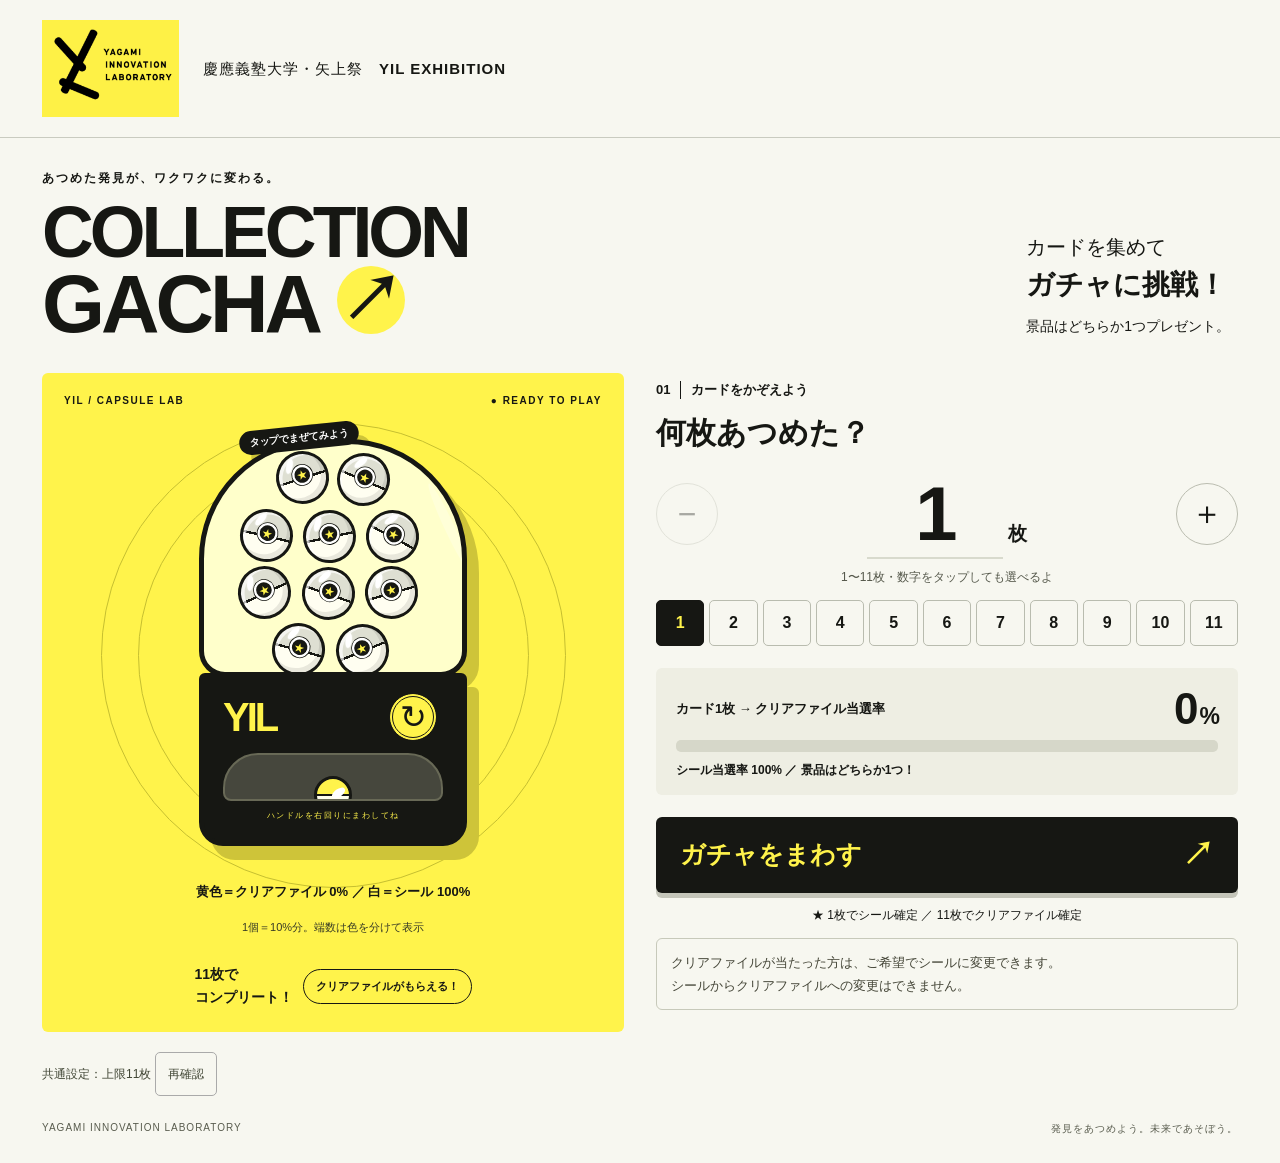
<file: index.html>
<!doctype html>
<html lang="ja">
<head><meta charset="UTF-8"><meta name="viewport" content="width=device-width,initial-scale=1"><meta name="theme-color" content="#fff34b"><title>YIL COLLECTION GACHA | 矢上祭</title><link rel="icon" href="data:image/svg+xml,%3Csvg xmlns='http://www.w3.org/2000/svg' viewBox='0 0 40 40'%3E%3Crect width='40' height='40' rx='20' fill='%23fff34b'/%3E%3Cpath d='M5 20h30' stroke='black' stroke-width='4'/%3E%3C/svg%3E"><link rel="stylesheet" href="style.css?v=pages-1"></head>
<body>
<header><img src="assets/logo.png" alt="Yagami Innovation Laboratory" width="490" height="348"><div class="event"><span>慶應義塾大学・矢上祭</span><b>YIL EXHIBITION</b></div></header>
<main>
<div class="heading"><div><p class="eyebrow">あつめた発見が、ワクワクに変わる。</p><h1>COLLECTION<br><span>GACHA</span><i aria-hidden="true">↗</i></h1></div><p class="intro">カードを集めて<br><strong>ガチャに挑戦！</strong><br><span>景品はどちらか1つプレゼント。</span></p></div>
<div class="play-layout">
<section class="lab" aria-label="ガチャマシン"><div class="lab-top"><span>YIL / CAPSULE LAB</span><span>● READY TO PLAY</span></div><div class="orbit" aria-hidden="true"></div><div class="machine"><div class="machine-label" id="machine-message">タップでまぜてみよう</div><button class="machine-tap" id="machine-tap" aria-label="カプセルをかき混ぜる（抽選はしません）"></button><div class="globe"><div class="capsule c1 visual-capsule" aria-hidden="true"><span class="mini-prize"></span></div><div class="capsule c2 visual-capsule" aria-hidden="true"><span class="mini-prize"></span></div><div class="capsule c3 visual-capsule" aria-hidden="true"><span class="mini-prize"></span></div><div class="capsule c4 visual-capsule" aria-hidden="true"><span class="mini-prize"></span></div><div class="capsule c5 visual-capsule" aria-hidden="true"><span class="mini-prize"></span></div><div class="capsule c6 visual-capsule" aria-hidden="true"><span class="mini-prize"></span></div><div class="capsule c7 visual-capsule" aria-hidden="true"><span class="mini-prize"></span></div><div class="capsule c8 visual-capsule" aria-hidden="true"><span class="mini-prize"></span></div><div class="capsule c9 visual-capsule" aria-hidden="true"><span class="mini-prize"></span></div><div class="capsule c10 visual-capsule" aria-hidden="true"><span class="mini-prize"></span></div><div class="shine"></div></div><div class="machine-base"><span>YIL</span><button class="dial" id="handle" aria-label="ハンドルを回して抽選（キーボードはEnter）" aria-describedby="handle-hint"><span aria-hidden="true">↻</span></button><div class="chute"><div class="drop capsule"></div></div><small id="handle-hint">ハンドルを右回りにまわしてね</small></div></div><p id="capsule-legend" class="capsule-legend" aria-live="polite">黄色＝クリアファイル 0% ／ 白＝シール 100%</p><span class="capsule-key">1個＝10%分。端数は色を分けて表示</span><div class="lab-bottom"><span class="complete-callout">11枚で<br>コンプリート！</span><span class="pill">クリアファイルがもらえる！</span></div></section>
<section class="controls" aria-labelledby="count-title"><div class="step">01 <span>カードをかぞえよう</span></div><h2 id="count-title">何枚あつめた？</h2><div class="counter"><button id="minus" aria-label="カードを1枚減らす">−</button><label><input id="cards" type="number" min="1" max="11" step="1" inputmode="numeric" value="1" aria-label="集めたカードの枚数" aria-describedby="input-hint"><span>枚</span></label><button id="plus" aria-label="カードを1枚増やす">＋</button></div><p id="input-hint" class="hint">1〜11枚・数字をタップしても選べるよ</p><div class="numbers" id="numbers" role="group" aria-label="枚数を選ぶ"></div><div class="chance" aria-live="polite" aria-atomic="true"><div><span id="prob-label">カード1枚 → クリアファイル当選率</span><strong><span id="prob">0</span><small>%</small></strong></div><div class="track"><div id="fill"></div></div><p id="chance-note">シール当選率 100% ／ 景品はどちらか1つ！</p></div><button class="launch" id="launch"><span>ガチャをまわす</span><span aria-hidden="true">↗</span></button><p class="guarantee">★ 1枚でシール確定 ／ 11枚でクリアファイル確定</p><p class="exchange-note">クリアファイルが当たった方は、ご希望でシールに変更できます。<br>シールからクリアファイルへの変更はできません。</p></section>
</div>
<div class="settings-info"><span id="settings-status" role="status"></span> <button id="retry-settings" type="button">再確認</button></div><footer><span>YAGAMI INNOVATION LABORATORY</span><span>発見をあつめよう。未来であそぼう。</span></footer>
<aside id="debug" hidden><b>管理者用・確率確認</b><pre id="debug-text"></pre></aside>
</main>
<dialog id="result" aria-labelledby="result-title" aria-describedby="result-copy"><div class="confetti" aria-hidden="true"></div><div class="result-content"><p id="result-tag" class="eyebrow">NICE COLLECTION!</p><div class="prize-art" aria-hidden="true"><div class="file-art">YIL<br><small>DISCOVER<br>THE FUTURE.</small></div><div class="sticker-art">YIL<span>★</span></div></div><h2 id="result-title" tabindex="-1"></h2><p id="result-copy"></p><p class="exchange-note">クリアファイルが当たった方は、ご希望でシールに変更できます。<br>シールからクリアファイルへの変更はできません。</p><p class="staff-note">この画面をスタッフに見せてね。</p><button id="again" class="launch">もう一度 <span aria-hidden="true">↻</span></button></div></dialog>
<div id="drawing" class="drawing" hidden role="dialog" aria-modal="true" aria-labelledby="open-title"><div class="exit-slot" aria-hidden="true"></div><button id="open-capsule" class="open-capsule" aria-label="カプセルを開ける"><span class="big-capsule capsule" aria-hidden="true"></span></button><strong id="open-title">カプセルが出てきた！</strong><span id="open-hint">タップしてあけよう！</span></div><div class="sr-only" id="status" aria-live="polite"></div><script src="shared.js?v=pages-1"></script><script src="app.js?v=pages-1"></script>
</body></html>
</file>
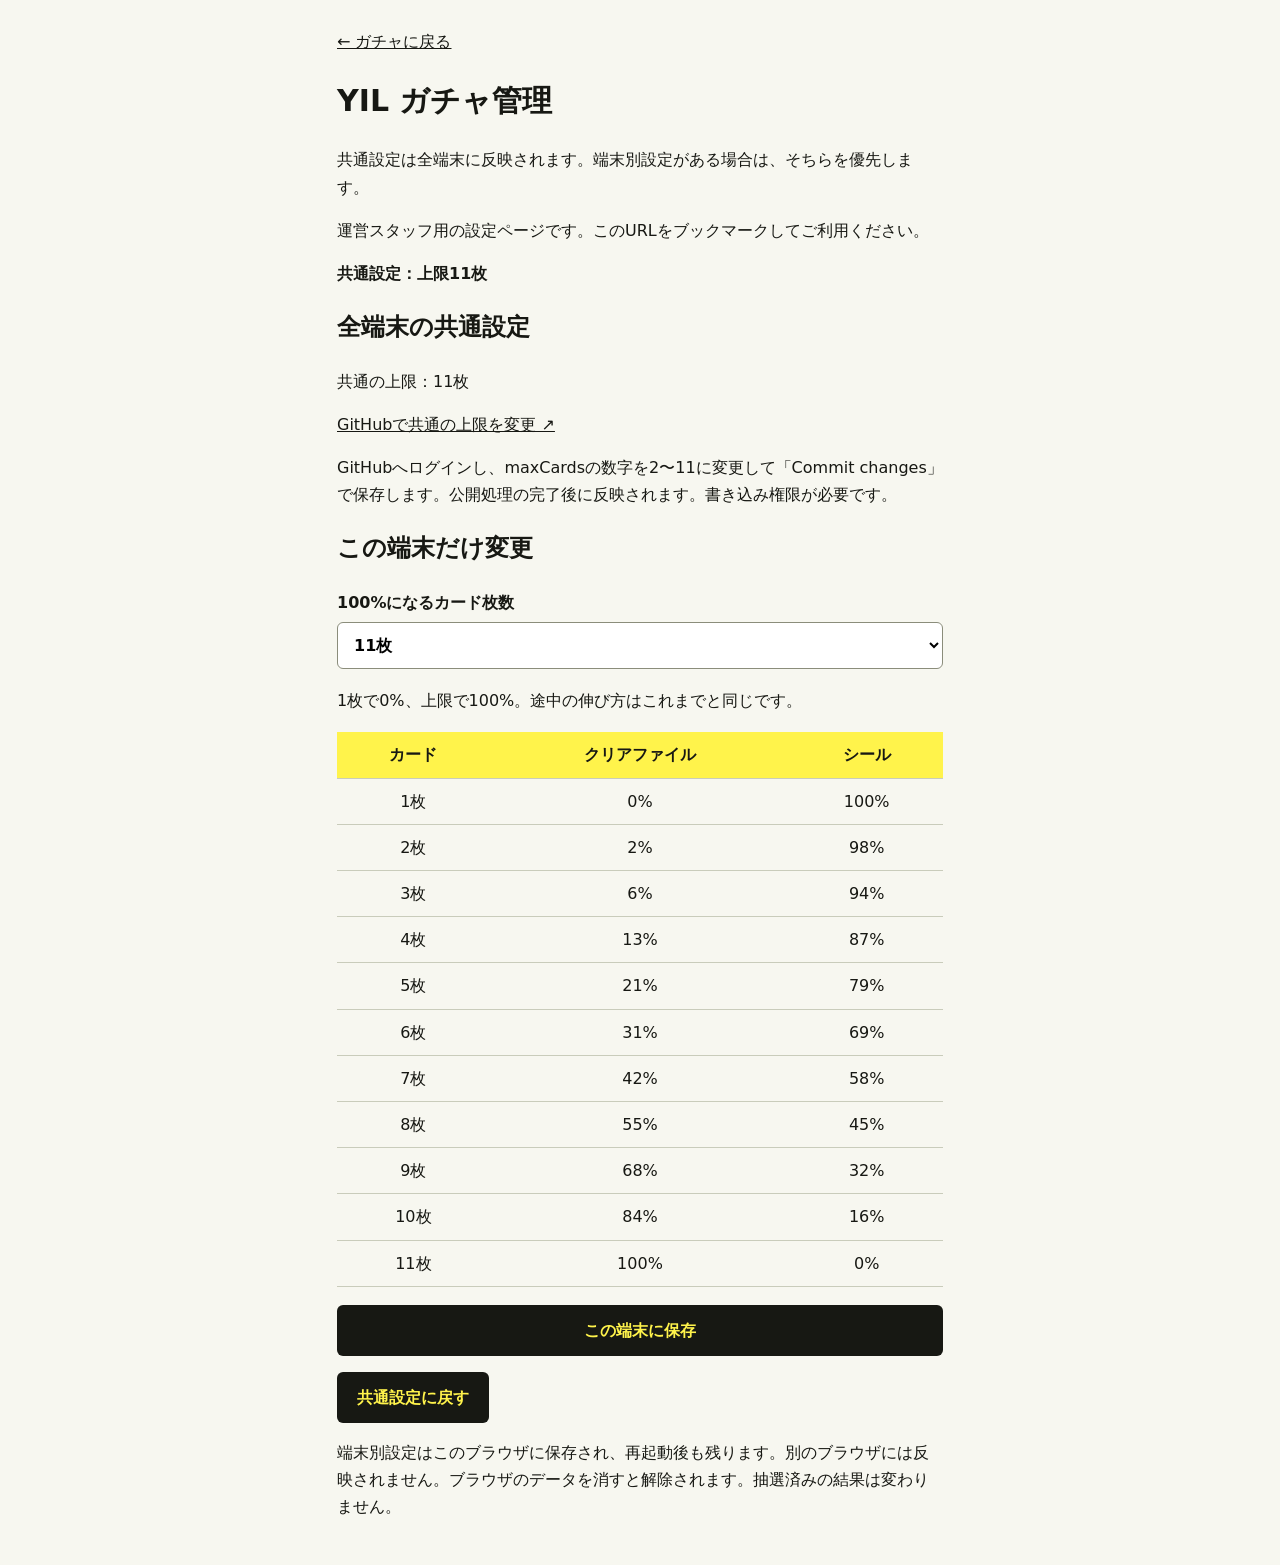
<file: admin.html>
<!doctype html>
<html lang="ja"><head><meta charset="utf-8"><meta name="viewport" content="width=device-width,initial-scale=1"><meta name="robots" content="noindex,nofollow"><title>YIL ガチャ管理</title><link rel="stylesheet" href="admin.css"></head>
<body><main><a href="./">← ガチャに戻る</a><h1>YIL ガチャ管理</h1><p>共通設定は全端末に反映されます。端末別設定がある場合は、そちらを優先します。</p>
<p>運営スタッフ用の設定ページです。このURLをブックマークしてご利用ください。</p><section id="panel"><strong id="current"></strong>
<h2>全端末の共通設定</h2><p id="common"></p><p><a href="https://github.com/KEIO-LCLAB/yil-gacha/edit/main/settings.json" target="_blank" rel="noopener">GitHubで共通の上限を変更 ↗</a></p><p>GitHubへログインし、maxCardsの数字を2〜11に変更して「Commit changes」で保存します。公開処理の完了後に反映されます。書き込み権限が必要です。</p>
<h2>この端末だけ変更</h2><form id="settings"><label>100%になるカード枚数<select id="max-cards"></select></label><p>1枚で0%、上限で100%。途中の伸び方はこれまでと同じです。</p><table><thead><tr><th>カード</th><th>クリアファイル</th><th>シール</th></tr></thead><tbody id="preview"></tbody></table><button id="save">この端末に保存</button></form>
<p><button id="reset-common" type="button">共通設定に戻す</button></p><p>端末別設定はこのブラウザに保存され、再起動後も残ります。別のブラウザには反映されません。ブラウザのデータを消すと解除されます。抽選済みの結果は変わりません。</p></section><p id="message" role="status" aria-live="polite"></p></main><script src="shared.js?v=pages-1"></script><script src="admin.js?v=pages-1"></script></body></html>
</file>
<file: style.css>
:root{--yellow:#fff34b;--ink:#161713;--paper:#f7f7f0}*{box-sizing:border-box}body{margin:0;background:var(--paper);color:var(--ink);font-family:Arial,'Hiragino Kaku Gothic ProN','Yu Gothic',sans-serif}button,input{font:inherit;color:inherit}button{cursor:pointer;touch-action:manipulation}button:disabled{cursor:default;opacity:.35}button:focus-visible,input:focus-visible{outline:4px solid #365ee8;outline-offset:4px}header{max-width:1360px;margin:auto;display:flex;align-items:center;padding:20px 42px;border-bottom:1px solid #c9cbc0;gap:24px}header img{width:137px;height:97px;object-fit:contain} .event{font-size:12px;line-height:1.8;letter-spacing:1px}main{max-width:1276px;margin:auto;padding:32px 0 0}.heading{display:flex;justify-content:space-between;align-items:flex-end;margin-bottom:30px}.eyebrow{font-weight:bold;letter-spacing:2px;font-size:12px;margin:0 0 12px}h1{font-size:clamp(42px,5.6vw,76px);letter-spacing:-4px;line-height:.94;margin:0;font-weight:900}h1 span{font-size:1.13em}h1 i{font-style:normal;background:var(--yellow);display:inline-flex;align-items:center;justify-content:center;width:68px;height:68px;border-radius:50%;font-size:62px;vertical-align:top;margin-left:18px;letter-spacing:0}.intro{font-size:20px;line-height:1.6;margin:0 8px 3px 24px}.intro strong{font-size:28px}.intro span{font-size:14px}.play-layout{display:grid;grid-template-columns:1fr 1fr;gap:32px}.lab{background:var(--yellow);border-radius:6px;position:relative;overflow:hidden;min-height:555px;display:flex;flex-direction:column;align-items:center;justify-content:space-between;padding:22px}.lab-top{width:100%;display:flex;justify-content:space-between;font-size:10px;letter-spacing:1.5px;font-weight:bold;z-index:1}.orbit{position:absolute;width:465px;height:465px;border:1px solid #c6bf30;border-radius:50%;top:50px}.orbit:after{content:'';position:absolute;inset:36px;border:1px solid #c6bf30;border-radius:50%}.spark{position:absolute;font-size:74px}.s1{top:80px;left:30px}.s2{right:25px;bottom:130px}.machine{position:relative;width:268px;margin:18px 0 22px;filter:drop-shadow(12px 14px 0 #cec439)}.machine-label{position:absolute;top:36px;left:28px;background:var(--ink);color:white;padding:7px 16px;border-radius:30px;z-index:2;font-size:12px;font-weight:bold;transform:rotate(-10deg)}.globe{height:238px;border:5px solid var(--ink);border-radius:120px 120px 26px 26px;background:#ffffcb;position:relative;overflow:hidden}.capsule{width:70px;height:70px;border:3px solid var(--ink);border-radius:50%;background:linear-gradient(var(--yellow) 48%,var(--ink) 48%,var(--ink) 53%,#ffffed 53%);position:absolute}.capsule:after{content:'';position:absolute;width:15px;height:8px;background:white;border-radius:50%;left:14px;top:10px;transform:rotate(-35deg)}.c1{left:24px;bottom:13px;transform:rotate(-28deg)}.c2{left:100px;bottom:9px;transform:rotate(24deg)}.c3{left:169px;bottom:31px;transform:rotate(55deg)}.c4{left:57px;bottom:83px;transform:rotate(20deg);background:linear-gradient(#222 48%,#222 53%,#fff 53%)}.c5{left:139px;bottom:107px;transform:rotate(-25deg)}.c6{left:95px;bottom:167px;transform:rotate(45deg)}.shine{width:22px;height:95px;background:#fff9;border-radius:50%;position:absolute;right:17px;top:35px;transform:rotate(-25deg)}.machine-base{height:173px;background:var(--ink);border:5px solid var(--ink);border-radius:6px 6px 24px 24px;margin-top:-4px;position:relative;color:var(--yellow);padding:15px 19px}.machine-base>span{display:inline-block;font-size:40px;line-height:48px;font-weight:900;letter-spacing:-3px}.dial{position:absolute;right:25px;top:15px;width:48px;height:48px;background:var(--yellow);color:var(--ink);border:4px double var(--ink);border-radius:50%;display:flex;align-items:center;justify-content:center;font-size:32px;line-height:1}.chute{height:48px;background:#46473d;border-radius:35px 35px 8px 8px;border:2px solid #686956;margin-top:12px;overflow:hidden;position:relative}.drop{width:38px;height:38px;left:calc(50% - 19px);bottom:-15px}.machine-base small{display:block;text-align:center;font-size:8px;letter-spacing:1.5px;margin-top:9px}.lab-bottom{display:flex;flex-wrap:wrap;gap:10px;align-items:center;justify-content:center;font-size:13px;font-weight:bold;z-index:1}.pill{border:1px solid var(--ink);border-radius:20px;padding:8px 12px}.controls{padding:8px 0}.step{display:flex;gap:10px;font-size:13px;font-weight:bold;align-items:center}.step span{border-left:1px solid;padding-left:10px}h2{font-size:30px;margin:14px 0 16px}.counter{display:flex;align-items:center;justify-content:space-between;gap:16px}.counter>button{width:62px;height:62px;border:1px solid #bbbdb0;border-radius:50%;background:transparent;font-size:32px}.counter label{display:flex;align-items:baseline;justify-content:center}.counter input{width:136px;background:transparent;border:0;border-bottom:2px solid #d8dacd;text-align:center;font-size:76px;font-weight:800;letter-spacing:-3px;appearance:textfield;padding:0}.counter input::-webkit-inner-spin-button,.counter input::-webkit-outer-spin-button{appearance:none}.counter label>span{font-weight:bold;font-size:19px;margin-left:5px}.hint{font-size:12px;text-align:center;color:#55584b;margin:10px 0 14px}.numbers{display:grid;grid-template-columns:repeat(11,1fr);gap:5px}.numbers button{min-height:46px;padding:0;border:1px solid #b9bcaf;border-radius:5px;background:transparent;font-weight:bold;font-size:16px}.numbers button[aria-pressed=true]{background:var(--ink);color:var(--yellow);border-color:var(--ink)}.chance{margin:22px 0;background:#eeeee3;padding:16px 20px;border-radius:6px}.chance>div:first-child{display:flex;align-items:center;justify-content:space-between;gap:10px}.chance span#prob-label{font-size:13px;font-weight:bold;max-width:250px}.chance strong{font-size:44px;white-space:nowrap;letter-spacing:-2px}.chance small{font-size:23px;margin-left:3px}.track{height:8px;background:#d6d7c9;border-radius:5px;margin-top:6px;overflow:hidden}#fill{height:100%;background:var(--ink);width:0;transition:width .25s}.chance p{font-size:12px;margin:10px 0 0;font-weight:bold}.launch{display:flex;align-items:center;justify-content:space-between;gap:12px;width:100%;min-height:76px;padding:16px 24px;background:var(--ink);color:var(--yellow);border:0;border-radius:6px;font-size:25px;font-weight:bold;box-shadow:0 5px 0 #c4c5b9}.launch:hover{background:#33352a}.launch:active{transform:translateY(2px);box-shadow:0 2px 0 #c4c5b9}.launch>span:last-child{font-size:32px}.guarantee{text-align:center;font-size:12px;margin:14px 0 0}footer{padding:26px 0;display:flex;justify-content:space-between;font-size:10px;letter-spacing:1px;color:#595c4e}dialog{border:2px solid var(--ink);border-radius:18px;background:var(--yellow);color:var(--ink);width:min(570px,calc(100% - 28px));max-height:92dvh;padding:35px;overflow:auto}dialog::backdrop{background:#10120dd9;backdrop-filter:blur(7px)}.result-content{position:relative;z-index:1;text-align:center}dialog h2{font-size:clamp(28px,5vw,42px);line-height:1.4;letter-spacing:-1px}dialog p{line-height:1.8}.staff-note{font-weight:bold}.prize-art{height:174px;position:relative;width:235px;margin:20px auto}.sticker-art{width:105px;height:105px;background:var(--ink);color:var(--yellow);border:6px solid white;box-shadow:0 5px 0 #0002;border-radius:50%;position:absolute;bottom:0;left:6px;transform:rotate(-14deg);font-size:32px;font-weight:900;padding-top:14px}.sticker-art span{display:block;font-size:18px}.file-art{width:125px;height:161px;border:3px solid var(--ink);background:#ffffcf;position:absolute;right:10px;top:0;transform:rotate(12deg);text-align:left;padding:16px;font-size:34px;font-weight:900}.file-art small{font-size:10px;display:block;margin-top:20px}.sticker-only .file-art{display:none}.sticker-only .sticker-art{left:65px;bottom:25px;transform:rotate(-14deg) scale(1.3)}.complete{background:repeating-conic-gradient(from 0deg at 50% 40%,#fff34b 0deg 15deg,#fff891 15deg 30deg)}.confetti{position:absolute;inset:0;overflow:hidden;pointer-events:none}.confetti i{position:absolute;top:-20px;width:9px;height:18px;background:var(--ink);animation:fall 2.8s ease-in infinite}.confetti i:nth-child(3n){background:white}.confetti i:nth-child(3n + 1){border-radius:50%;background:#a89800}.drawing{position:fixed;inset:0;z-index:5;background:#161713f5;color:var(--yellow);display:flex;flex-direction:column;align-items:center;justify-content:center;gap:20px}.drawing[hidden]{display:none}.big-capsule{position:relative;width:160px;height:160px;border-color:white;margin-bottom:25px;animation:shake .23s ease-in-out infinite alternate;box-shadow:0 0 100px #fff34b55}.big-capsule:after{width:40px;height:20px;left:30px;top:23px}.drawing strong{font-size:30px}.loading-bar{width:240px;height:8px;border:1px solid #fff34b;border-radius:8px;overflow:hidden}.loading-bar:before{content:'';display:block;height:100%;background:var(--yellow);animation:charge 2.4s linear forwards}@keyframes shake{to{transform:rotate(18deg) translateY(-8px)}}@keyframes charge{from{width:0}to{width:100%}}@keyframes fall{to{transform:translateY(650px) rotate(500deg)}}.sr-only{position:absolute;width:1px;height:1px;overflow:hidden;clip-path:inset(50%)}#debug{border-top:1px solid;padding:20px}#debug pre{white-space:pre-wrap;font-size:13px}
@media(min-width:1450px){main{padding-top:40px}}@media(max-width:1360px){main{margin:0 42px}}@media(max-width:1050px){header{padding:16px 26px}main{margin:0 26px}.play-layout{gap:24px;grid-template-columns:.9fr 1fr}.numbers{grid-template-columns:repeat(6,1fr)}.lab{min-height:580px;justify-content:space-around;padding:16px}.lab-top span:last-child{display:none}.lab-bottom{max-width:260px}.spark.s1{left:4px;font-size:52px}.intro strong{font-size:24px}.chance{margin:16px 0}.machine{transform:scale(.92)}.orbit{width:400px;height:400px;top:90px}}
@media(max-width:720px){header{padding:12px 18px;gap:13px}header img{width:96px;height:68px}.event{font-size:9px}main{margin:0 18px;padding-top:23px}.heading{gap:12px;margin-bottom:22px}h1{font-size:40px;letter-spacing:-2px}h1 i{width:37px;height:37px;font-size:35px;margin-left:8px}.eyebrow{font-size:10px;letter-spacing:.8px}.intro{font-size:13px;margin:0}.intro strong{font-size:15px}.intro span{display:none}.play-layout{grid-template-columns:1fr;gap:20px}.lab{min-height:250px;height:250px;padding:13px;align-items:flex-start}.lab-top{font-size:9px}.machine{position:absolute;right:28px;top:16px;transform:scale(.52);transform-origin:top right;margin:0}.lab-bottom{flex-direction:column;align-items:flex-start;gap:12px;max-width:150px;margin:65px 0 30px;font-size:14px}.pill{font-size:10px;padding:7px}.s1{display:none}.s2{left:30px;bottom:25px;font-size:38px}.orbit{width:260px;height:260px;right:-15px;top:20px}.controls{padding:0}h2{font-size:27px;margin-top:12px}.counter input{font-size:64px}.numbers{grid-template-columns:repeat(6,1fr)}.chance{margin:16px 0}.launch{min-height:70px;font-size:23px}footer{gap:12px;line-height:1.7;font-size:8px}dialog{padding:24px}.prize-art{height:163px}.result-content .eyebrow{font-size:12px}}
@media(prefers-reduced-motion:reduce){*,*:before,*:after{animation:none!important;transition:none!important;scroll-behavior:auto!important}.loading-bar:before{width:100%}.confetti{display:none}}
@media(min-width:1051px) and (max-width:1230px){.numbers{grid-template-columns:repeat(6,1fr)}}
@media(max-width:720px){.intro{display:none}}
.controls{min-width:0}
@media(max-width:360px){.counter{gap:8px}.counter input{width:110px}.counter>button{width:56px;height:56px;flex-shrink:0}.numbers{grid-template-columns:repeat(4,1fr)}.event{font-size:8px;letter-spacing:0}header{gap:8px}h1{font-size:36px}.chance{padding:14px}.machine{right:8px}.lab-bottom{max-width:130px;font-size:12px}.pill{font-size:9px}}

.event{display:flex;align-items:center;gap:16px;white-space:nowrap}
@media(max-width:720px){.event{gap:8px;font-size:9px;letter-spacing:0}header{gap:10px}}
@media(max-width:360px){header img{width:72px;height:auto}.event{gap:6px;font-size:8px}header{gap:8px}}

.event{font-size:15px}
@media(max-width:720px){.event{font-size:11px;gap:8px}header img{width:80px;height:auto}}
@media(max-width:360px){.event{font-size:10px;gap:6px}header img{width:60px;height:auto}header{padding-left:12px;padding-right:12px;gap:7px}}

/* The fill travels from cool discovery colors to warm completion gold. */
.track{height:12px;overflow:hidden}
#fill{position:relative;border-radius:inherit;background:linear-gradient(90deg,hsl(var(--gauge-hue,185) 78% 34%),hsl(var(--gauge-hue,185) 90% 58%));transition:width .35s ease,filter .35s ease}
#prob{display:inline-block;transform-origin:center}
.chance{transition:background-color .3s ease,box-shadow .3s ease}
.high-chance #fill:after{content:'';position:absolute;inset:0;background:linear-gradient(105deg,transparent 30%,#fff9 50%,transparent 70%);transform:translateX(-100%);animation:gauge-shine 2.8s ease-in-out infinite}
.full-chance{background:#fff3b0;box-shadow:inset 0 0 0 2px #b58c12}
.full-chance #fill{background:linear-gradient(90deg,#b77c08,#ffe146,#eaa211);box-shadow:0 0 12px #ffcf45}
@keyframes gauge-shine{0%,25%{transform:translateX(-100%)}75%,100%{transform:translateX(100%)}}
@media(prefers-reduced-motion:reduce){.high-chance #fill:after{display:none}}

.winner .sticker-art,.complete .sticker-art{display:none}.winner .file-art,.complete .file-art{right:55px}.exchange-note{font-size:13px;line-height:1.8;color:#454638;margin:14px 0}.controls .exchange-note{padding:12px 14px;border:1px solid #c7c9ba;border-radius:6px}

.lab-bottom .pill{text-align:center;line-height:1.6}
@media(max-width:720px){.lab .s1{display:block;left:24px;top:42px;font-size:42px;line-height:1}.lab .s2{left:auto;right:12px;top:auto;bottom:12px;font-size:28px;line-height:1}.lab-bottom{margin-top:85px;max-width:150px;line-height:1.6}}
@media(max-width:360px){.lab .s1{left:18px;font-size:36px}.lab .s2{right:8px;bottom:7px;font-size:23px}.lab-bottom{max-width:125px}}

.complete-callout{white-space:nowrap;line-height:1.7}
@media(max-width:720px){.lab .s1,.lab .s2{display:none}.lab-bottom{gap:12px}.lab-bottom .pill{font-size:10px;padding:7px 9px;white-space:nowrap}}
@media(max-width:360px){.lab-bottom .pill{font-size:9px;padding:7px}}

.machine-tap{position:absolute;inset:0;z-index:4;width:100%;height:100%;border:0;border-radius:120px 120px 24px 24px;background:transparent;cursor:pointer;touch-action:manipulation}
.machine-tap:disabled{cursor:default}
.machine-label{pointer-events:none;font-size:11px}
.bouncing .globe .capsule{animation:capsule-hop .6s ease-in-out both}
.bouncing .globe .capsule:nth-child(even){animation-delay:.055s}
.bouncing .dial{animation:handle-turn .6s ease-in-out}
@keyframes capsule-hop{0%,100%{translate:0 0}35%{translate:4px -25px}70%{translate:-3px -5px}}
@keyframes handle-turn{50%{rotate:180deg}100%{rotate:360deg}}
.big-capsule{background:none;border:0;box-shadow:none;isolation:isolate}
.big-capsule:before,.big-capsule:after{content:'';position:absolute;left:0;width:160px;height:80px;border:3px solid white;transform:none;transition:transform .5s ease,opacity .5s ease}
.big-capsule:before{top:0;border-radius:90px 90px 0 0;background:var(--yellow)}
.big-capsule:after{top:80px;border-radius:0 0 90px 90px;background:#ffffed}
.opening .big-capsule{animation:none}
.opening .big-capsule:before{transform:translate(-15px,-50px) rotate(-18deg);opacity:.4}
.opening .big-capsule:after{transform:translate(15px,50px) rotate(18deg);opacity:.4}
dialog[open] .prize-art{animation:prize-arrive .65s cubic-bezier(.2,.8,.3,1.2) both}
@keyframes prize-arrive{from{opacity:0;transform:translateY(30px) scale(.65)}to{opacity:1;transform:translateY(0) scale(1)}}
@media(hover:hover){.launch:hover>span:last-child{translate:3px -3px}.machine-tap:hover{box-shadow:inset 0 0 0 3px #ffffff55}}
.launch>span:last-child{transition:translate .2s ease}
@media(prefers-reduced-motion:reduce){.bouncing .globe .capsule,.bouncing .dial,dialog[open] .prize-art{animation:none}.big-capsule:before,.big-capsule:after,.launch>span:last-child{transition:none}.opening .big-capsule:before,.opening .big-capsule:after{transform:none;opacity:1}}

/* Ten capsules: each visible prize represents ten percentage points. */
.globe .visual-capsule{width:56px;height:56px;background:#fffcec;border:3px solid var(--ink);transform:none;bottom:auto;display:grid;place-items:center;overflow:hidden;transition:background-color .25s}
.globe .visual-capsule:after{width:11px;height:5px;left:7px;top:5px}
.globe .visual-capsule.contains-file{background:#ffe33f}
.globe .c1{left:70px;top:23px}.globe .c2{left:132px;top:23px}
.globe .c3{left:39px;top:82px}.globe .c4{left:101px;top:82px}.globe .c5{left:163px;top:82px}
.globe .c6{left:8px;top:141px}.globe .c7{left:70px;top:141px}.globe .c8{left:132px;top:141px}.globe .c9{left:194px;top:141px}
.globe .c10{left:101px;top:174px;z-index:1}
.mini-prize{display:block;width:26px;height:26px;background:#171813;border:3px solid white;border-radius:50%;box-shadow:0 0 0 1px #171813;position:relative}
.mini-prize:after{content:'★';position:absolute;inset:0;color:#fff34b;font-size:14px;line-height:20px;text-align:center}
.contains-file .mini-prize{width:24px;height:31px;border:2px solid #171813;border-radius:2px;background:#ffffcf;box-shadow:none;rotate:-8deg}
.contains-file .mini-prize:after{content:'YIL';color:#171813;font-size:9px;font-weight:900;line-height:25px}
.unknown-prize .mini-prize{visibility:hidden}
.machine-label{top:7px;left:49px;font-size:10px;padding:5px 10px;transform:rotate(-6deg)}
.capsule-legend{z-index:1;margin:0 0 12px;font-size:13px;font-weight:bold;text-align:center}
.lab-bottom .pill{font-size:11px}.complete-callout{font-size:14px}
@media(max-width:720px){.capsule-legend{position:absolute;left:13px;right:13px;bottom:6px;margin:0;font-size:10px}.lab-bottom{margin-top:70px;margin-bottom:45px;max-width:145px}.lab-bottom .pill{font-size:9px;padding:7px 5px}.machine{top:10px}}
@media(max-width:360px){.complete-callout{font-size:12px}.lab-bottom{max-width:120px}.lab-bottom .pill{font-size:8px}}

.globe .c1{left:70px;top:2px}.globe .c2{left:132px;top:2px}.globe .c3{left:39px;top:59px}.globe .c4{left:101px;top:59px}.globe .c5{left:163px;top:59px}.globe .c6{left:39px;top:116px}.globe .c7{left:101px;top:116px}.globe .c8{left:163px;top:116px}.globe .c9{left:70px;top:173px}.globe .c10{left:132px;top:173px}.machine-label{top:-13px;left:40px}.shine{pointer-events:none;width:10px;right:8px;opacity:.4}

/* Translucent upper shell, solid lower shell and an equatorial seam. */
.globe .visual-capsule{width:53px;height:53px;background:linear-gradient(to bottom,#dedfd2 0 49%,#171813 49% 54%,#fffef1 54% 100%);box-shadow:inset -4px -4px 0 #00000016,inset 3px 2px 0 #ffffffb0}
.globe .visual-capsule.contains-file{background:linear-gradient(to bottom,#ffe33f 0 49%,#171813 49% 54%,#fffbd5 54% 100%)}
.globe .visual-capsule:after{z-index:3;width:15px;height:6px;left:7px;top:6px;background:#fff;rotate:-25deg;box-shadow:0 0 2px #fff}
.visual-capsule .mini-prize{z-index:2;scale:.78;translate:0 -3px}
@media(prefers-reduced-motion:reduce){.visual-capsule{transition:none}}

.machine-tap{height:238px;bottom:auto}
#handle{z-index:5;padding:0;touch-action:none;user-select:none;cursor:grab;overflow:visible}
#handle:before{content:'';position:absolute;inset:-20px;border-radius:50%}
#handle:active{cursor:grabbing}
.open-capsule{position:relative;display:grid;place-items:center;width:210px;height:215px;background:none;border:0;border-radius:22px;color:var(--yellow);z-index:1}
.open-capsule:disabled{opacity:1}
.open-capsule .big-capsule{display:block;margin:0;animation:none}
.drawing:not([hidden]) .open-capsule{animation:capsule-exit .65s cubic-bezier(.2,.8,.3,1.1) both}
.exit-slot{width:260px;height:46px;border-radius:60px 60px 12px 12px;border:3px solid #707368;background:#050604;box-shadow:inset 0 5px 12px #000;margin-bottom:-45px}
.drawing.opening .open-capsule{animation:none}
@keyframes capsule-exit{0%{opacity:0;transform:translateY(-70px) scale(.45) rotate(-35deg)}65%{opacity:1;transform:translateY(10px) scale(1) rotate(8deg)}100%{transform:translateY(0) rotate(0)}}
@media(prefers-reduced-motion:reduce){.drawing:not([hidden]) .open-capsule{animation:none}}

.globe .visual-capsule.partial-file{background:linear-gradient(to bottom,transparent 0 49%,#171813 49% 54%,#fffef1 54% 100%),linear-gradient(to right,#ffe33f 0 var(--file-share),#dedfd2 var(--file-share) 100%)}
.partial-file .mini-prize{width:37px;height:25px;border-radius:4px;border:1px solid #171813;background:linear-gradient(to right,#ffe33f 0 var(--file-share),#fffef1 var(--file-share) 100%);box-shadow:none}
.partial-file .mini-prize:after{content:'▱ / ★';color:#171813;font-size:12px;line-height:23px}
.capsule-key{font-size:11px;z-index:1;margin:-8px 0 12px;color:#383b25;text-align:center}
@media(max-width:720px){.capsule-legend{bottom:21px;font-size:9px}.capsule-key{position:absolute;left:8px;right:8px;bottom:4px;margin:0;font-size:9px}.machine{top:7px;transform:scale(.50)}}

.numbers button[hidden]{display:none}.settings-info{margin-top:20px;font-size:12px;color:#414635}.settings-info button{padding:8px 12px;min-height:44px;background:transparent;border:1px solid #aaa;border-radius:5px}.settings-info a{color:inherit;margin-left:12px}
</file>
<file: admin.css>
*{box-sizing:border-box}body{margin:0;background:#f7f7f0;color:#171813;font:16px/1.7 system-ui,sans-serif}main{max-width:650px;margin:auto;padding:28px 22px}h1{font-size:30px}a{color:inherit}label{display:block;font-weight:bold;margin:18px 0}input,select{display:block;width:100%;font:inherit;padding:12px;border:1px solid #8b8d7b;border-radius:6px;background:white;margin-top:6px}button{font:inherit;font-weight:bold;cursor:pointer;min-height:48px;border:0;border-radius:6px;background:#171813;color:#fff34b;padding:12px 20px}button:disabled{opacity:.45;cursor:wait}button:focus-visible,input:focus-visible,select:focus-visible{outline:3px solid #2e58e5;outline-offset:3px}.row{display:flex;align-items:center;justify-content:space-between;gap:12px}table{width:100%;border-collapse:collapse;margin:18px 0}th,td{padding:9px;text-align:center;border-bottom:1px solid #c9ccbb}th{background:#fff34b}#save,#login-button{width:100%}#message{font-weight:bold}section[hidden],form[hidden]{display:none}
</file>
